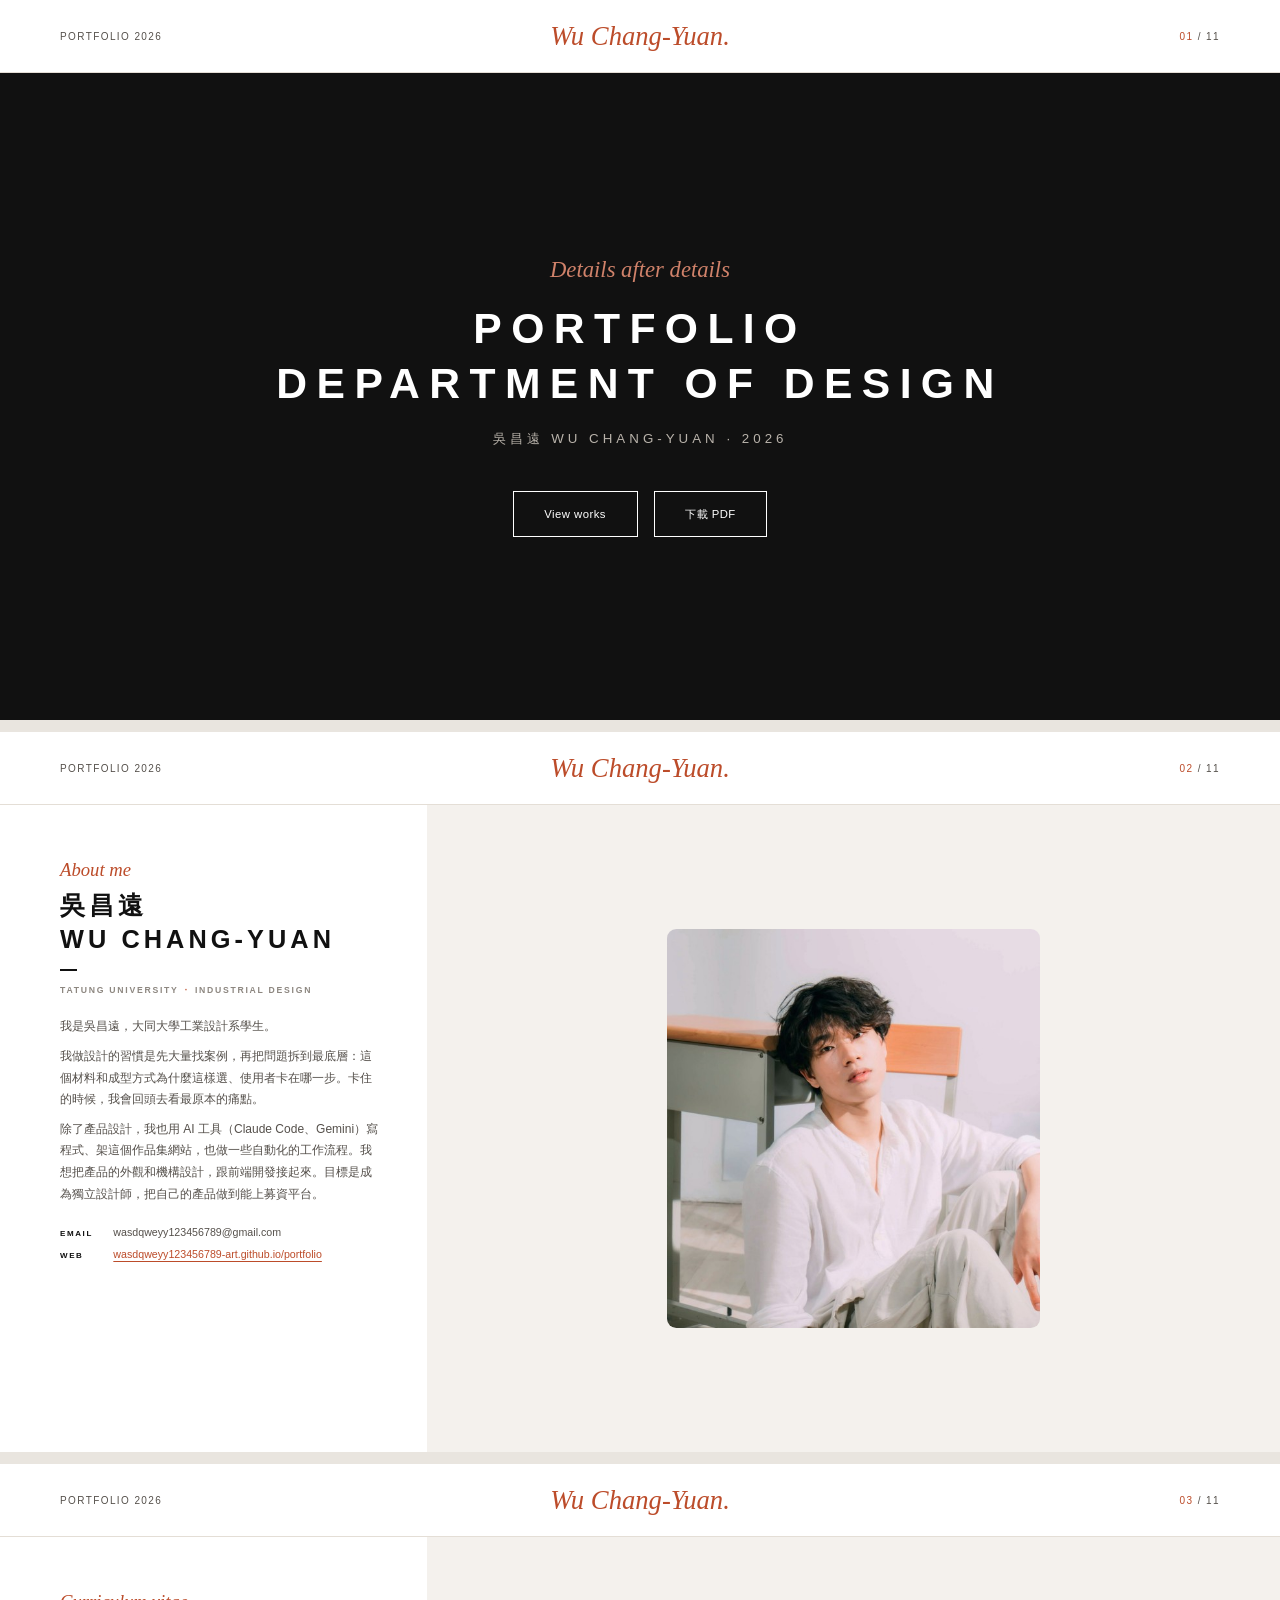
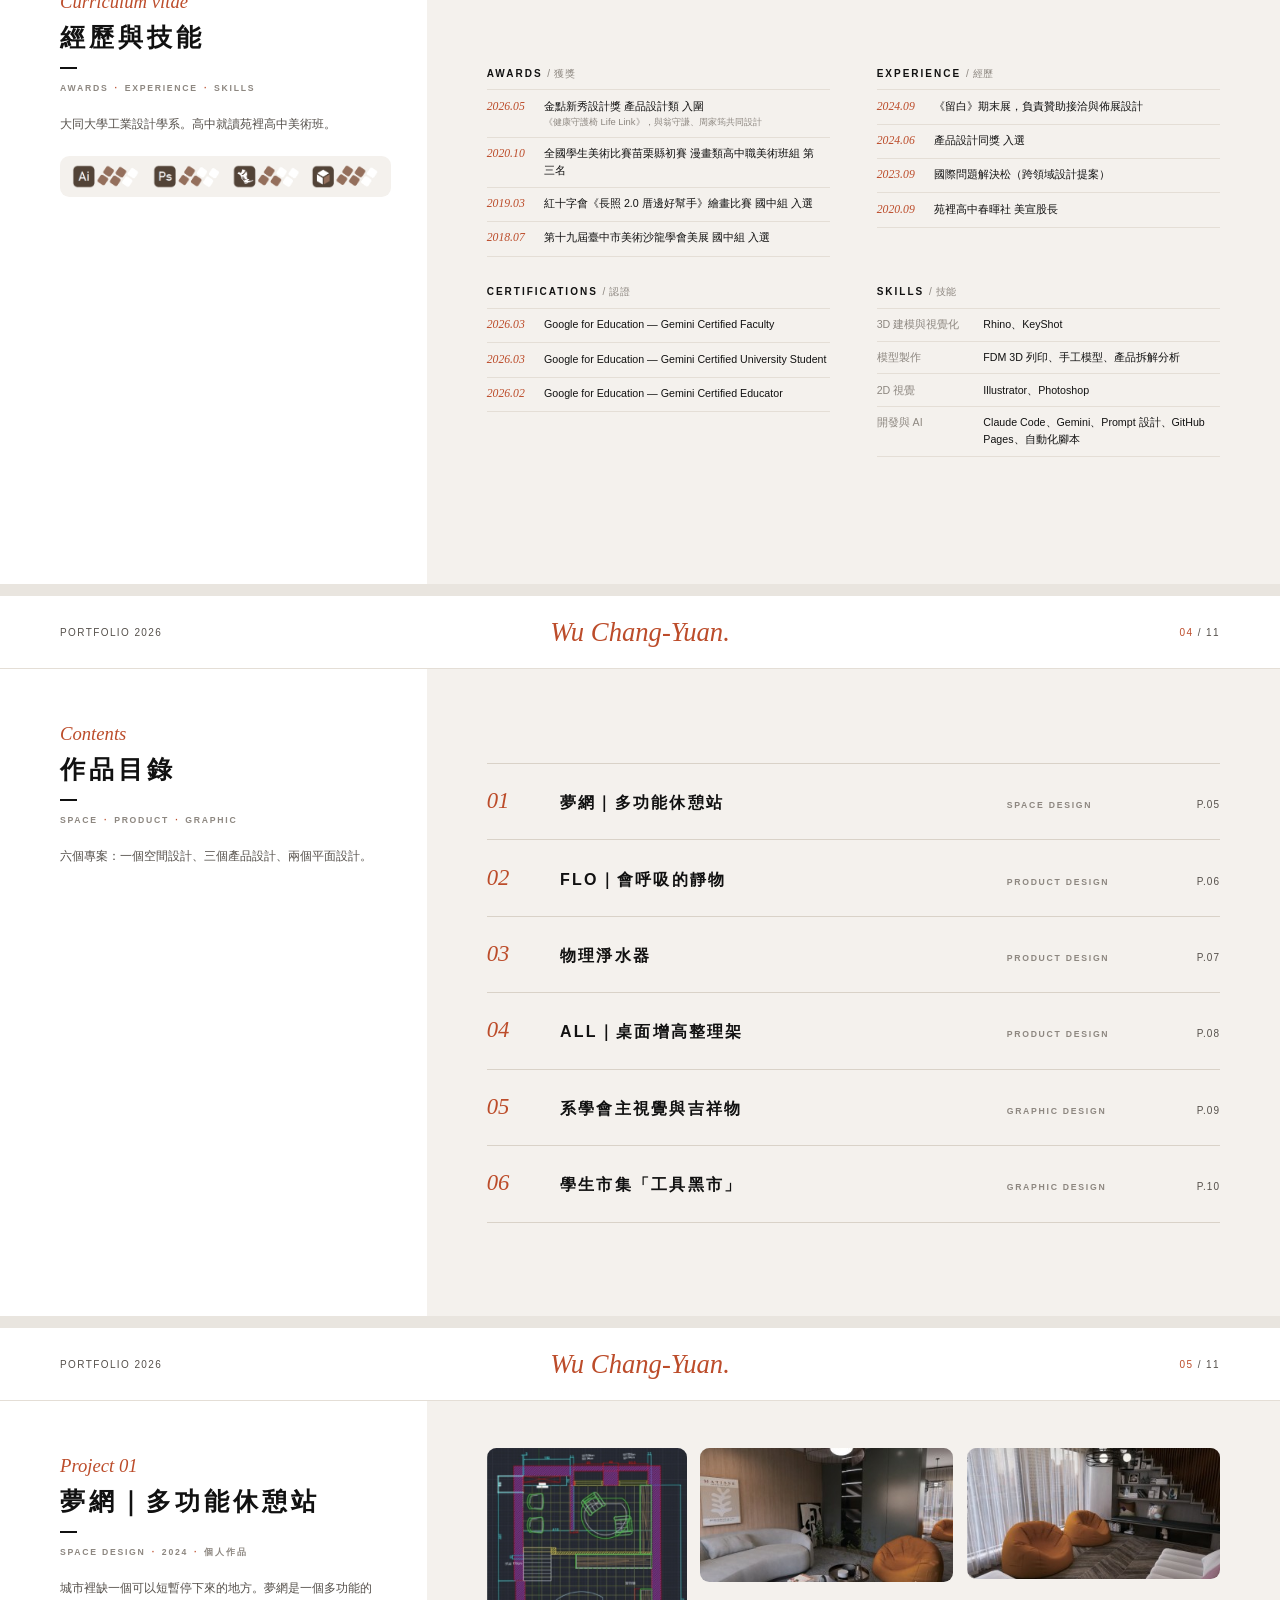
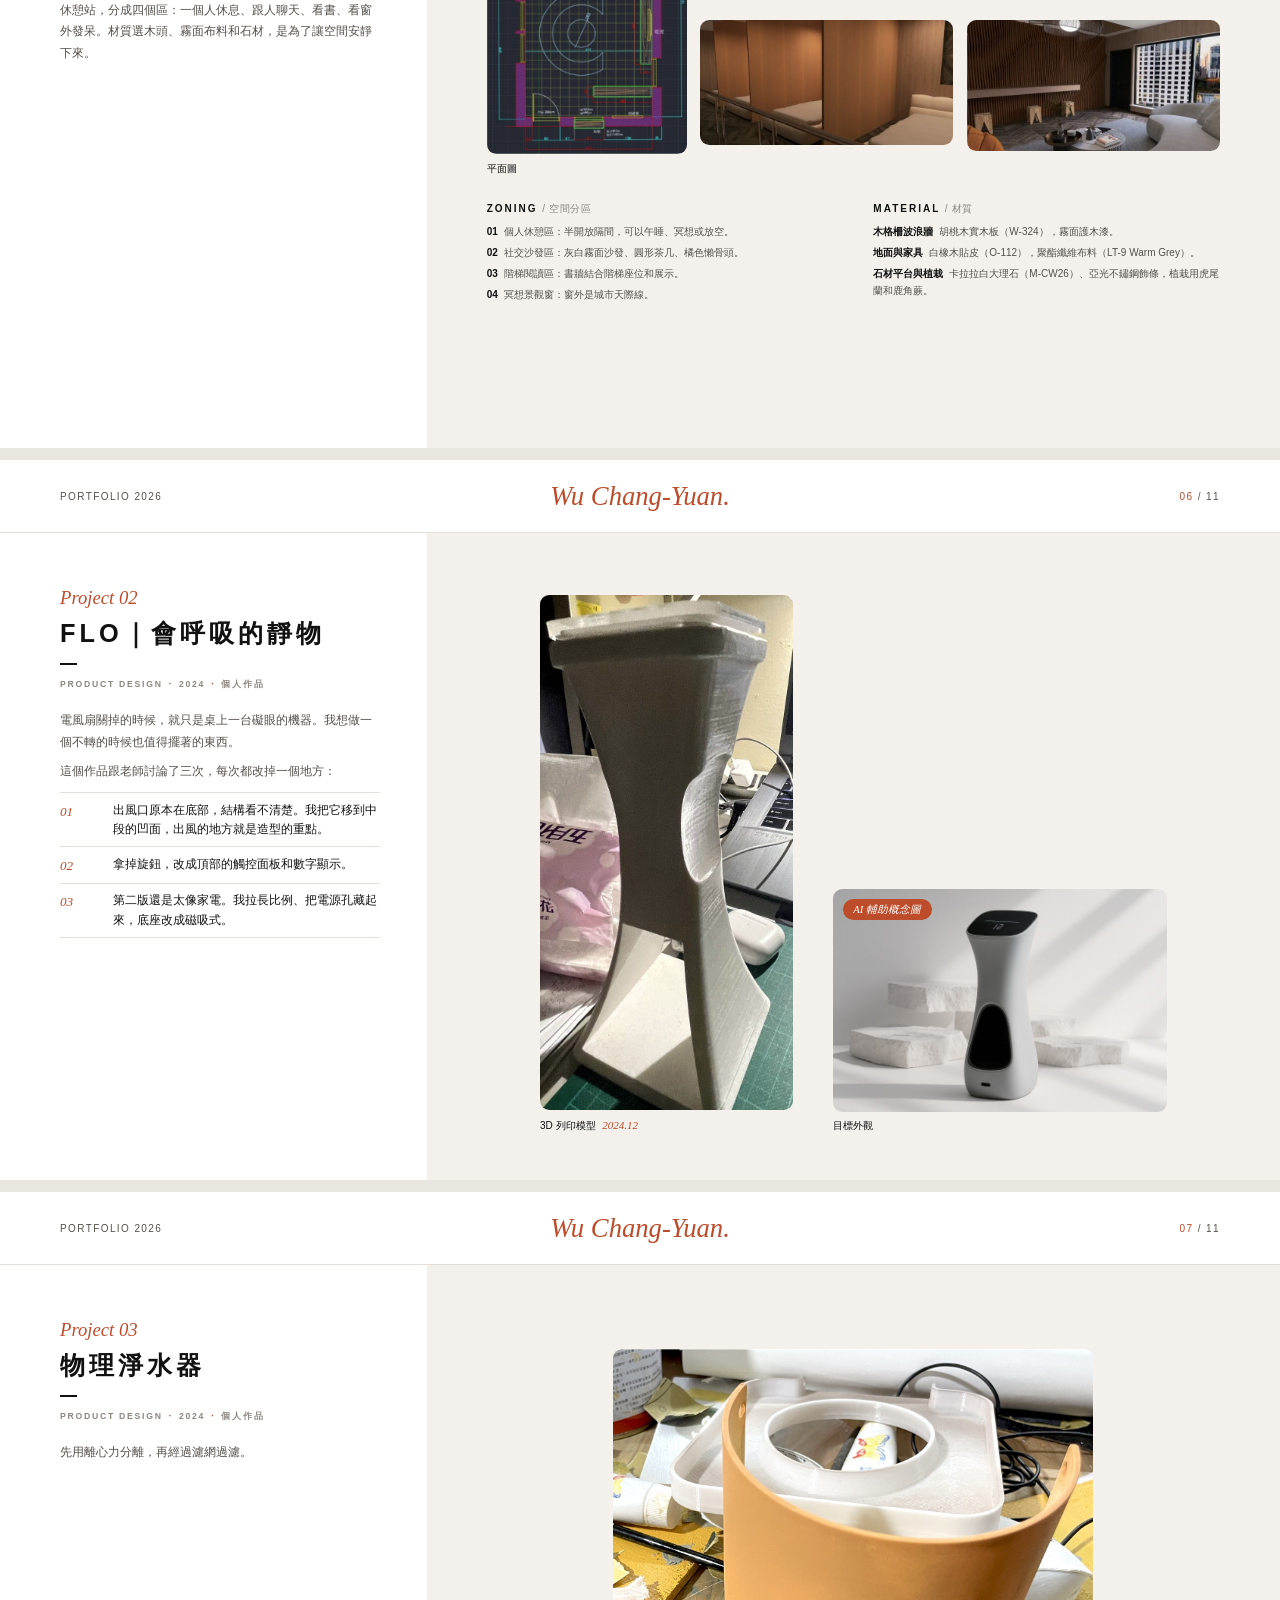
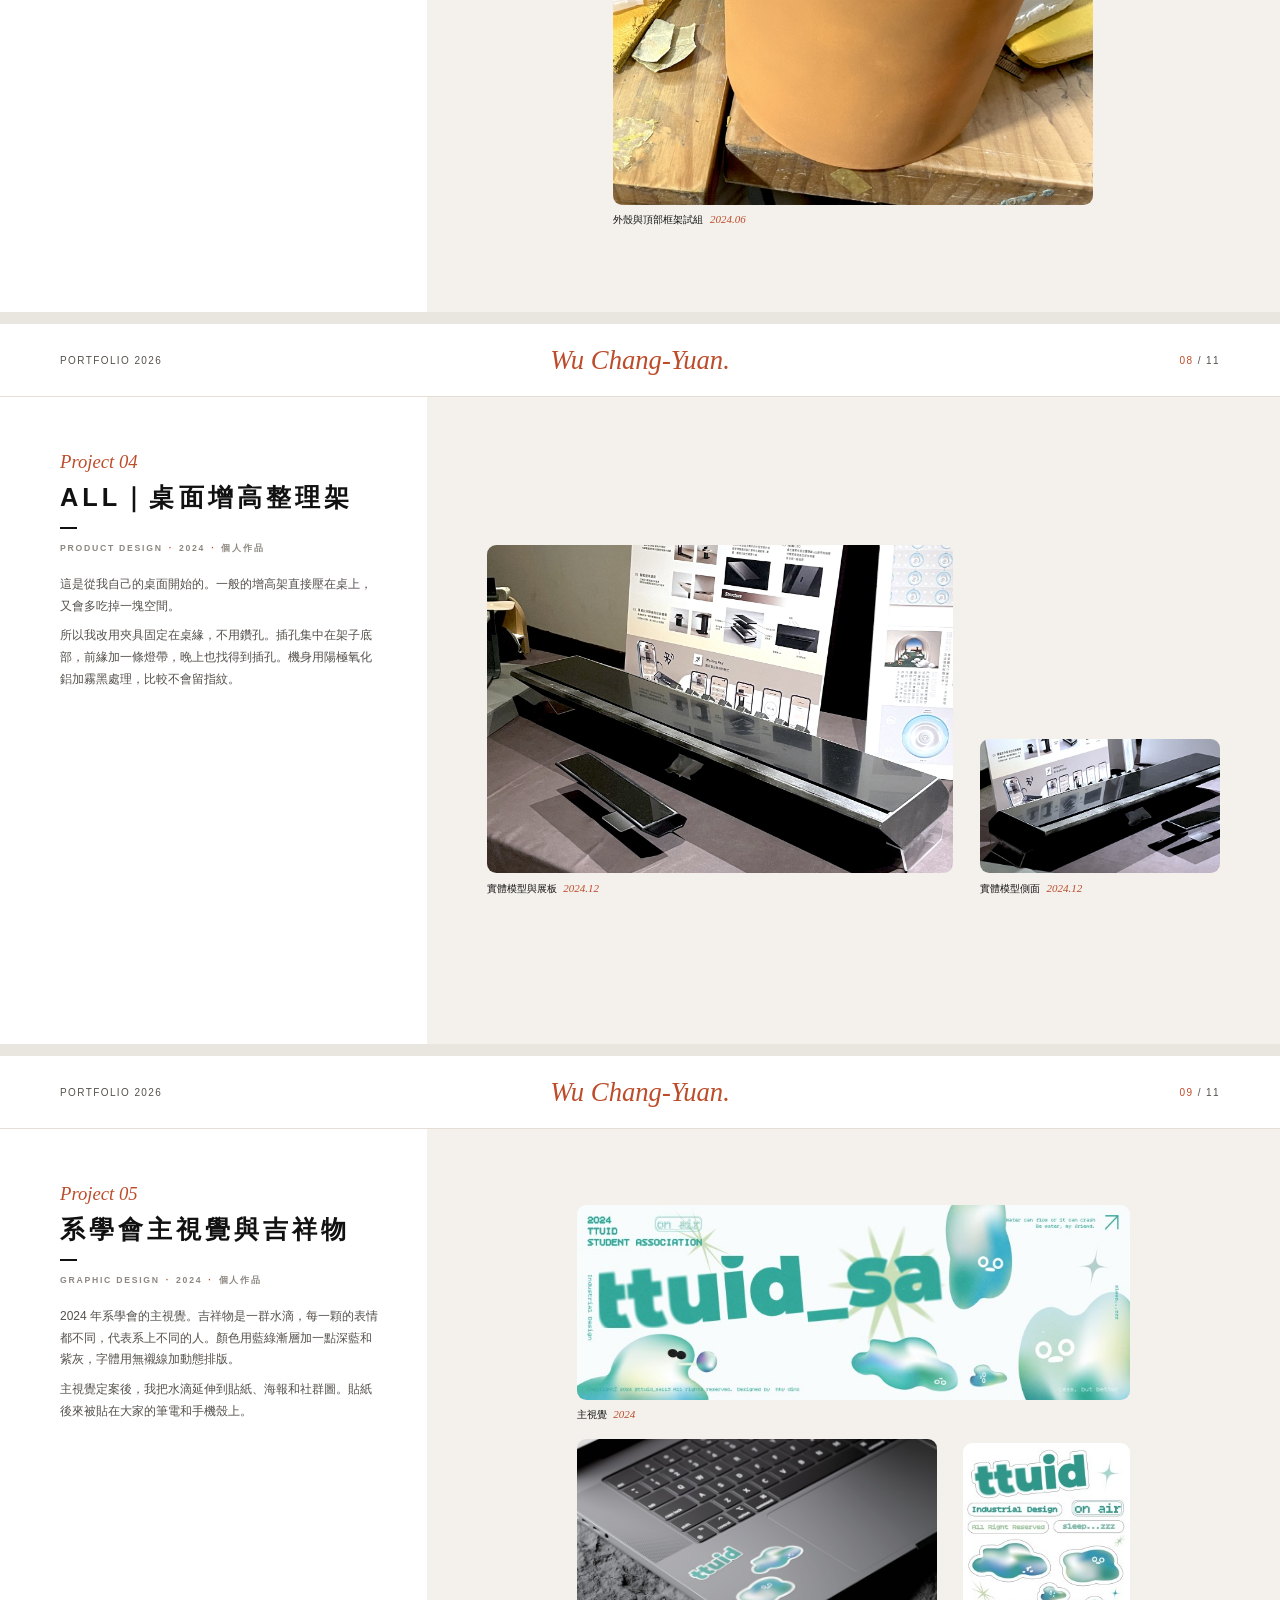
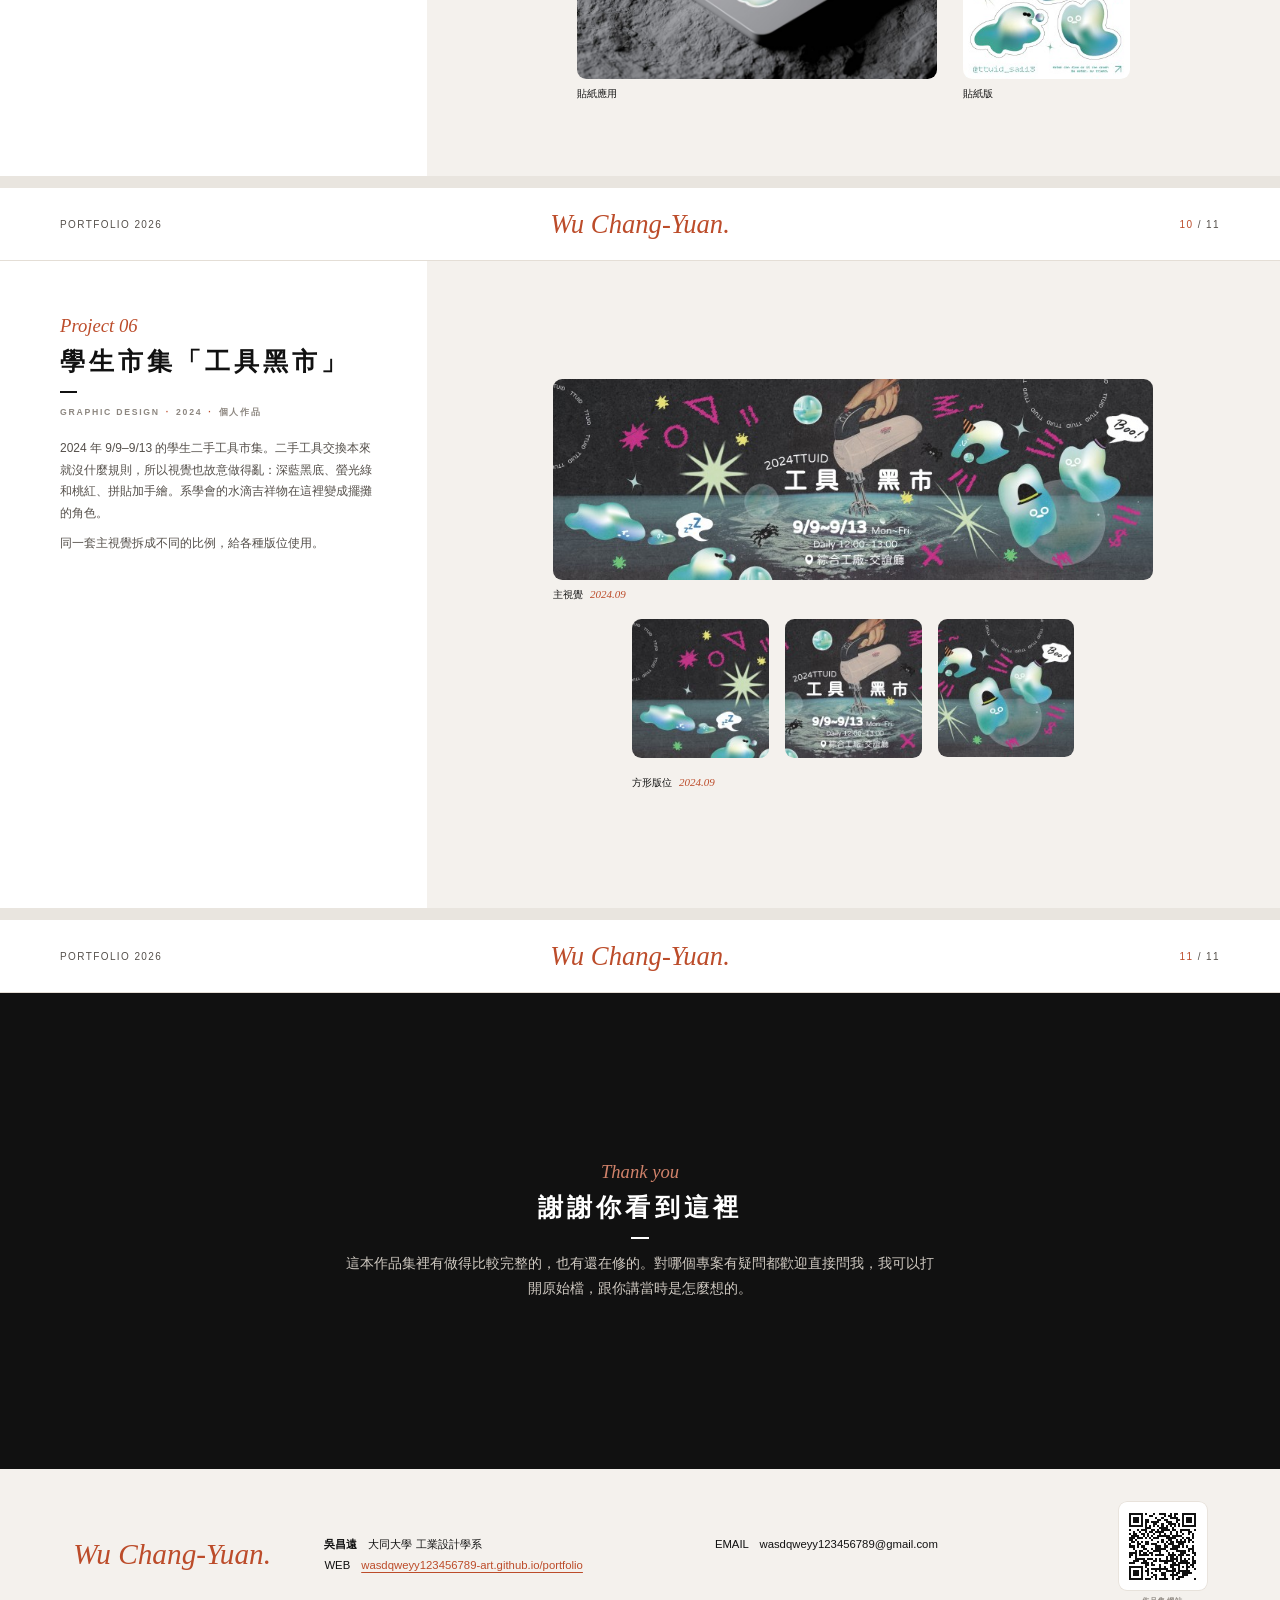
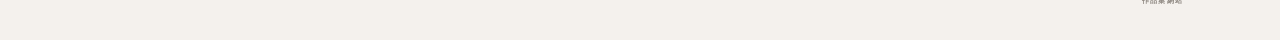
<file: index.html>
<!DOCTYPE html>
<html lang="zh-Hant-TW">
<head>
<meta charset="UTF-8">
<meta name="viewport" content="width=device-width, initial-scale=1">
<title>吳昌遠 作品集 2026</title>
<meta name="description" content="吳昌遠（WU CHANG-YUAN），大同大學工業設計系作品集：空間設計、產品設計、平面設計。">
<link rel="stylesheet" href="css/style.css">
</head>
<body>

<section class="page dark cover" id="cover">
  <header class="top">
    <span class="meta">PORTFOLIO 2026</span>
    <span class="logo">Wu Chang-Yuan.</span>
    <span class="no"><b>01</b> / 11</span>
  </header>
  <div class="body">
    <span class="kicker">Details after details</span>
    <h1 class="title">Portfolio<br>Department of Design</h1>
    <p class="sub">吳昌遠 Wu Chang-Yuan · 2026</p>
    <div class="actions">
      <a class="btn" href="#contents">View works</a>
      <a class="btn screen-only" href="portfolio.pdf">下載 PDF</a>
    </div>
  </div>
</section>

<section class="page about" id="about">
  <header class="top">
    <span class="meta">PORTFOLIO 2026</span>
    <span class="logo">Wu Chang-Yuan.</span>
    <span class="no"><b>02</b> / 11</span>
  </header>
  <div class="body">
    <div class="layout">
      <div class="text-col">
        <span class="kicker">About me</span>
        <h1 class="title">吳昌遠<br>Wu Chang-Yuan</h1>
        <span class="dash"></span>
        <p class="meta-line"><span>Tatung University</span><span>Industrial Design</span></p>
        <p>我是吳昌遠，大同大學工業設計系學生。</p>
        <p>我做設計的習慣是先大量找案例，再把問題拆到最底層：這個材料和成型方式為什麼這樣選、使用者卡在哪一步。卡住的時候，我會回頭去看最原本的痛點。</p>
        <p>除了產品設計，我也用 AI 工具（Claude Code、Gemini）寫程式、架這個作品集網站，也做一些自動化的工作流程。我想把產品的外觀和機構設計，跟前端開發接起來。目標是成為獨立設計師，把自己的產品做到能上募資平台。</p>
        <ul class="plain contact">
          <li><b>EMAIL</b>wasdqweyy123456789@gmail.com</li>

          <li><b>WEB</b><a href="https://wasdqweyy123456789-art.github.io/portfolio/">wasdqweyy123456789-art.github.io/portfolio</a></li>
        </ul>
      </div>
      <div class="visual">
        <figure>
          <div class="card"><img src="assets/about-photo.jpg" alt="吳昌遠個人照" width="576" height="615"></div>
          
        </figure>
      </div>
    </div>
  </div>
</section>

<section class="page cv" id="cv">
  <header class="top">
    <span class="meta">PORTFOLIO 2026</span>
    <span class="logo">Wu Chang-Yuan.</span>
    <span class="no"><b>03</b> / 11</span>
  </header>
  <div class="body">
    <div class="layout">
      <div class="text-col">
        <span class="kicker">Curriculum vitae</span>
        <h2 class="title">經歷與技能</h2>
        <span class="dash"></span>
        <p class="meta-line"><span>Awards</span><span>Experience</span><span>Skills</span></p>
        <p>大同大學工業設計學系。高中就讀苑裡高中美術班。</p>
        <img class="skill-icons" src="assets/about-software-icons-alpha.png" alt="軟體熟練度：Illustrator、Photoshop、Rhino、KeyShot" width="722" height="59">
      </div>
      <div class="visual">
        <div>
          <h3>Awards <span>/ 獲獎</span></h3>
          <ul class="rows">
            <li><time>2026.05</time><span>金點新秀設計獎 產品設計類 入圍<small>《健康守護椅 Life Link》，與翁守謙、周家筠共同設計</small></span></li>
            <li><time>2020.10</time><span>全國學生美術比賽苗栗縣初賽 漫畫類高中職美術班組 第三名</span></li>
            <li><time>2019.03</time><span>紅十字會《長照 2.0 厝邊好幫手》繪畫比賽 國中組 入選</span></li>
            <li><time>2018.07</time><span>第十九屆臺中市美術沙龍學會美展 國中組 入選</span></li>
          </ul>
        </div>
        <div>
          <h3>Experience <span>/ 經歷</span></h3>
          <ul class="rows">
            <li><time>2024.09</time><span>《留白》期末展，負責贊助接洽與佈展設計</span></li>
            <li><time>2024.06</time><span>產品設計同獎 入選</span></li>
            <li><time>2023.09</time><span>國際問題解決松（跨領域設計提案）</span></li>
            <li><time>2020.09</time><span>苑裡高中春暉社 美宣股長</span></li>
          </ul>
        </div>
        <div>
          <h3>Certifications <span>/ 認證</span></h3>
          <ul class="rows">
            <li><time>2026.03</time><span>Google for Education — Gemini Certified Faculty</span></li>
            <li><time>2026.03</time><span>Google for Education — Gemini Certified University Student</span></li>
            <li><time>2026.02</time><span>Google for Education — Gemini Certified Educator</span></li>
          </ul>
        </div>
        <div>
          <h3>Skills <span>/ 技能</span></h3>
          <ul class="plain skills">
            <li><b>3D 建模與視覺化</b>Rhino、KeyShot</li>
            <li><b>模型製作</b>FDM 3D 列印、手工模型、產品拆解分析</li>
            <li><b>2D 視覺</b>Illustrator、Photoshop</li>
            <li><b>開發與 AI</b>Claude Code、Gemini、Prompt 設計、GitHub Pages、自動化腳本</li>
          </ul>
        </div>
      </div>
    </div>
  </div>
</section>

<section class="page contents" id="contents">
  <header class="top">
    <span class="meta">PORTFOLIO 2026</span>
    <span class="logo">Wu Chang-Yuan.</span>
    <span class="no"><b>04</b> / 11</span>
  </header>
  <div class="body">
    <div class="layout">
      <div class="text-col">
        <span class="kicker">Contents</span>
        <h2 class="title">作品目錄</h2>
        <span class="dash"></span>
        <p class="meta-line"><span>Space</span><span>Product</span><span>Graphic</span></p>
        <p>六個專案：一個空間設計、三個產品設計、兩個平面設計。</p>
      </div>
      <div class="visual">
        <ol class="toc">
          <li><a href="#dream"><span class="n">01</span><span class="name">夢網｜多功能休憩站</span><span class="cat">Space design</span><span class="pg">P.05</span></a></li>
          <li><a href="#flo"><span class="n">02</span><span class="name">FLO｜會呼吸的靜物</span><span class="cat">Product design</span><span class="pg">P.06</span></a></li>
          <li><a href="#purifier"><span class="n">03</span><span class="name">物理淨水器</span><span class="cat">Product design</span><span class="pg">P.07</span></a></li>
          <li><a href="#all"><span class="n">04</span><span class="name">ALL｜桌面增高整理架</span><span class="cat">Product design</span><span class="pg">P.08</span></a></li>
          <li><a href="#sa"><span class="n">05</span><span class="name">系學會主視覺與吉祥物</span><span class="cat">Graphic design</span><span class="pg">P.09</span></a></li>
          <li><a href="#market"><span class="n">06</span><span class="name">學生市集「工具黑市」</span><span class="cat">Graphic design</span><span class="pg">P.10</span></a></li>
        </ol>
      </div>
    </div>
  </div>
</section>

<section class="page dream" id="dream">
  <header class="top">
    <span class="meta">PORTFOLIO 2026</span>
    <span class="logo">Wu Chang-Yuan.</span>
    <span class="no"><b>05</b> / 11</span>
  </header>
  <div class="body">
    <div class="layout">
      <div class="text-col">
        <span class="kicker">Project 01</span>
        <h2 class="title">夢網｜多功能休憩站</h2>
        <span class="dash"></span>
        <p class="meta-line"><span>Space design</span><span>2024</span><span>個人作品</span></p>
        <p>城市裡缺一個可以短暫停下來的地方。夢網是一個多功能的休憩站，分成四個區：一個人休息、跟人聊天、看書、看窗外發呆。材質選木頭、霧面布料和石材，是為了讓空間安靜下來。</p>
      </div>
      <div class="visual">
        <figure class="plan">
          <div class="card"><img src="assets/dream-floorplan.png" alt="夢網平面圖" width="238" height="364"></div>
          <figcaption>平面圖</figcaption>
        </figure>
        <figure>
          <div class="card"><img src="assets/dream-render-1.jpg" alt="社交沙發區渲染圖" width="332" height="175"></div>
          
        </figure>
        <figure>
          <div class="card"><img src="assets/dream-render-2.jpg" alt="階梯閱讀區渲染圖" width="328" height="169"></div>
          
        </figure>
        <figure>
          <div class="card"><img src="assets/dream-render-3.jpg" alt="個人休憩區渲染圖" width="338" height="168"></div>
          
        </figure>
        <figure>
          <div class="card"><img src="assets/dream-render-4.jpg" alt="木格柵牆與景觀窗渲染圖" width="324" height="168"></div>
          
        </figure>
        <div class="notes">
          <div>
            <h3>Zoning <span>/ 空間分區</span></h3>
            <ol class="plain">
              <li><b>01</b>個人休憩區：半開放隔間，可以午睡、冥想或放空。</li>
              <li><b>02</b>社交沙發區：灰白霧面沙發、圓形茶几、橘色懶骨頭。</li>
              <li><b>03</b>階梯閱讀區：書牆結合階梯座位和展示。</li>
              <li><b>04</b>冥想景觀窗：窗外是城市天際線。</li>
            </ol>
          </div>
          <div>
            <h3>Material <span>/ 材質</span></h3>
            <ul class="plain">
              <li><b>木格柵波浪牆</b>胡桃木實木板（W-324），霧面護木漆。</li>
              <li><b>地面與家具</b>白橡木貼皮（O-112），聚酯纖維布料（LT-9 Warm Grey）。</li>
              <li><b>石材平台與植栽</b>卡拉拉白大理石（M-CW26）、亞光不鏽鋼飾條，植栽用虎尾蘭和鹿角蕨。</li>
            </ul>
          </div>
        </div>
      </div>
    </div>
  </div>
</section>

<section class="page flo" id="flo">
  <header class="top">
    <span class="meta">PORTFOLIO 2026</span>
    <span class="logo">Wu Chang-Yuan.</span>
    <span class="no"><b>06</b> / 11</span>
  </header>
  <div class="body">
    <div class="layout">
      <div class="text-col">
        <span class="kicker">Project 02</span>
        <h2 class="title">FLO｜會呼吸的靜物</h2>
        <span class="dash"></span>
        <p class="meta-line"><span>Product design</span><span>2024</span><span>個人作品</span></p>
        <p>電風扇關掉的時候，就只是桌上一台礙眼的機器。我想做一個不轉的時候也值得擺著的東西。</p>
        <p>這個作品跟老師討論了三次，每次都改掉一個地方：</p>
        <ol class="rows" style="margin-top: calc(var(--u) * 14)">
          <li><b>01</b>出風口原本在底部，結構看不清楚。我把它移到中段的凹面，出風的地方就是造型的重點。</li>
          <li><b>02</b>拿掉旋鈕，改成頂部的觸控面板和數字顯示。</li>
          <li><b>03</b>第二版還是太像家電。我拉長比例、把電源孔藏起來，底座改成磁吸式。</li>
        </ol>
      </div>
      <div class="visual">
        <figure>
          <div class="card"><img src="assets/flo-model.jpg" alt="FLO 灰色 3D 列印模型" width="668" height="1358"></div>
          <figcaption>3D 列印模型<em>2024.12</em></figcaption>
        </figure>
        <figure>
          <div class="card"><span class="pill">AI 輔助概念圖</span><img src="assets/flo-main.jpg" alt="FLO 概念圖" width="746" height="498"></div>
          <figcaption>目標外觀</figcaption>
        </figure>
      </div>
    </div>
  </div>
</section>

<section class="page purifier" id="purifier">
  <header class="top">
    <span class="meta">PORTFOLIO 2026</span>
    <span class="logo">Wu Chang-Yuan.</span>
    <span class="no"><b>07</b> / 11</span>
  </header>
  <div class="body">
    <div class="layout">
      <div class="text-col">
        <span class="kicker">Project 03</span>
        <h2 class="title">物理淨水器</h2>
        <span class="dash"></span>
        <p class="meta-line"><span>Product design</span><span>2024</span><span>個人作品</span></p>
        <p>先用離心力分離，再經過濾網過濾。</p>
      </div>
      <div class="visual">
        <figure>
          <div class="card"><img src="assets/purifier-assembly.jpg" alt="物理淨水器原型：外殼套上頂部框架" width="1400" height="1328"></div>
          <figcaption>外殼與頂部框架試組<em>2024.06</em></figcaption>
        </figure>
      </div>
    </div>
  </div>
</section>

<section class="page all" id="all">
  <header class="top">
    <span class="meta">PORTFOLIO 2026</span>
    <span class="logo">Wu Chang-Yuan.</span>
    <span class="no"><b>08</b> / 11</span>
  </header>
  <div class="body">
    <div class="layout">
      <div class="text-col">
        <span class="kicker">Project 04</span>
        <h2 class="title">ALL｜桌面增高整理架</h2>
        <span class="dash"></span>
        <p class="meta-line"><span>Product design</span><span>2024</span><span>個人作品</span></p>
        <p>這是從我自己的桌面開始的。一般的增高架直接壓在桌上，又會多吃掉一塊空間。</p>
        <p>所以我改用夾具固定在桌緣，不用鑽孔。插孔集中在架子底部，前緣加一條燈帶，晚上也找得到插孔。機身用陽極氧化鋁加霧黑處理，比較不會留指紋。</p>
      </div>
      <div class="visual">
        <figure>
          <div class="card"><img src="assets/all-expo.jpg" alt="ALL 實體模型與展板" width="1600" height="1125"></div>
          <figcaption>實體模型與展板<em>2024.12</em></figcaption>
        </figure>
        <figure>
          <div class="card"><img src="assets/all-expo-side.jpg" alt="ALL 實體模型側面" width="1400" height="782"></div>
          <figcaption>實體模型側面<em>2024.12</em></figcaption>
        </figure>
      </div>
    </div>
  </div>
</section>

<section class="page sa" id="sa">
  <header class="top">
    <span class="meta">PORTFOLIO 2026</span>
    <span class="logo">Wu Chang-Yuan.</span>
    <span class="no"><b>09</b> / 11</span>
  </header>
  <div class="body">
    <div class="layout">
      <div class="text-col">
        <span class="kicker">Project 05</span>
        <h2 class="title">系學會主視覺與吉祥物</h2>
        <span class="dash"></span>
        <p class="meta-line"><span>Graphic design</span><span>2024</span><span>個人作品</span></p>
        <p>2024 年系學會的主視覺。吉祥物是一群水滴，每一顆的表情都不同，代表系上不同的人。顏色用藍綠漸層加一點深藍和紫灰，字體用無襯線加動態排版。</p>
        <p>主視覺定案後，我把水滴延伸到貼紙、海報和社群圖。貼紙後來被貼在大家的筆電和手機殼上。</p>
      </div>
      <div class="visual">
        <figure class="banner">
          <div class="card"><img src="assets/sa-kv-banner.jpg" alt="系學會主視覺橫幅" width="769" height="271"></div>
          <figcaption>主視覺<em>2024</em></figcaption>
        </figure>
        <figure>
          <div class="card"><img src="assets/sa-sticker-laptop.jpg" alt="貼在筆電上的水滴貼紙" width="762" height="508"></div>
          <figcaption>貼紙應用</figcaption>
        </figure>
        <figure>
          <div class="card"><img src="assets/sa-sticker-sheet.jpg" alt="水滴吉祥物貼紙版" width="249" height="352"></div>
          <figcaption>貼紙版</figcaption>
        </figure>
      </div>
    </div>
  </div>
</section>

<section class="page market" id="market">
  <header class="top">
    <span class="meta">PORTFOLIO 2026</span>
    <span class="logo">Wu Chang-Yuan.</span>
    <span class="no"><b>10</b> / 11</span>
  </header>
  <div class="body">
    <div class="layout">
      <div class="text-col">
        <span class="kicker">Project 06</span>
        <h2 class="title">學生市集「工具黑市」</h2>
        <span class="dash"></span>
        <p class="meta-line"><span>Graphic design</span><span>2024</span><span>個人作品</span></p>
        <p>2024 年 9/9–9/13 的學生二手工具市集。二手工具交換本來就沒什麼規則，所以視覺也故意做得亂：深藍黑底、螢光綠和桃紅、拼貼加手繪。系學會的水滴吉祥物在這裡變成擺攤的角色。</p>
        <p>同一套主視覺拆成不同的比例，給各種版位使用。</p>
      </div>
      <div class="visual">
        <figure class="kv">
          <div class="card"><img src="assets/market-kv-main.jpg" alt="工具黑市主視覺" width="798" height="267"></div>
          <figcaption>主視覺<em>2024.09</em></figcaption>
        </figure>
        <figure><div class="card"><img src="assets/market-square-1.jpg" alt="工具黑市方形版位 1" width="171" height="174"></div></figure>
        <figure><div class="card"><img src="assets/market-square-2.jpg" alt="工具黑市方形版位 2" width="171" height="174"></div></figure>
        <figure><div class="card"><img src="assets/market-square-3.jpg" alt="工具黑市方形版位 3" width="172" height="174"></div></figure>
        <figcaption class="sq-cap">方形版位<em>2024.09</em></figcaption>
      </div>
    </div>
  </div>
</section>

<section class="page dark closing" id="thanks">
  <header class="top">
    <span class="meta">PORTFOLIO 2026</span>
    <span class="logo">Wu Chang-Yuan.</span>
    <span class="no"><b>11</b> / 11</span>
  </header>
  <div class="body">
    <div class="hero">
      <span class="kicker">Thank you</span>
      <h2 class="title">謝謝你看到這裡</h2>
      <span class="dash"></span>
      <p>這本作品集裡有做得比較完整的，也有還在修的。對哪個專案有疑問都歡迎直接問我，我可以打開原始檔，跟你講當時是怎麼想的。</p>
    </div>
    <div class="foot">
      <span class="logo">Wu Chang-Yuan.</span>
      <ul class="plain">
        <li><b>吳昌遠</b>　大同大學 工業設計學系</li>
        <li>EMAIL　wasdqweyy123456789@gmail.com</li>

        <li>WEB　<a href="https://wasdqweyy123456789-art.github.io/portfolio/">wasdqweyy123456789-art.github.io/portfolio</a></li>
      </ul>
      <div class="qrs">
        <figure class="qr"><div class="qr-box"><img src="assets/qr-web.svg" alt="作品集網站 QR code" width="37" height="37"></div><figcaption>作品集網站</figcaption></figure>
      </div>
    </div>
  </div>
</section>

</body>
</html>
</file>
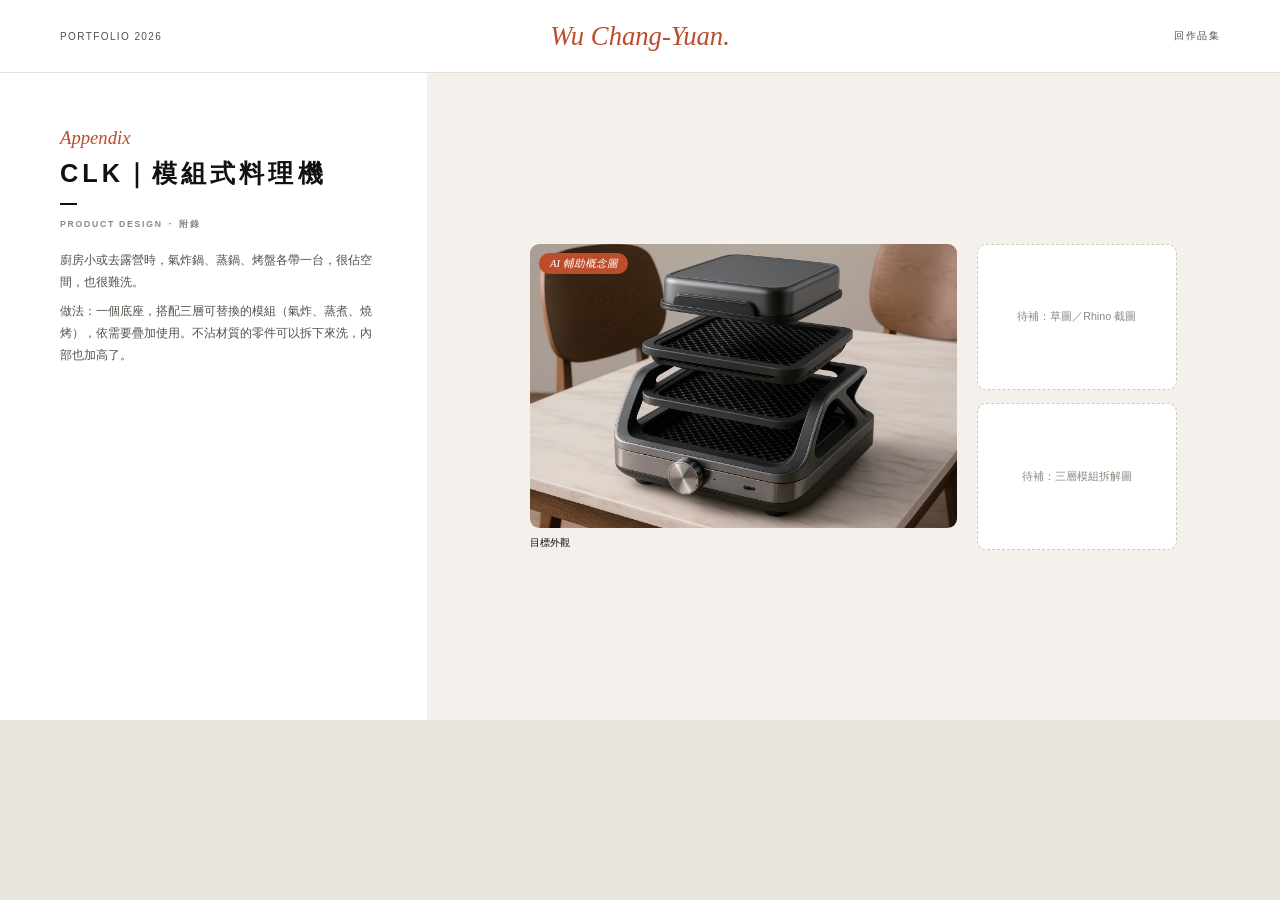
<file: clk.html>
<!DOCTYPE html>
<html lang="zh-Hant-TW">
<head>
<meta charset="UTF-8">
<meta name="viewport" content="width=device-width, initial-scale=1">
<title>CLK 模組式料理機｜吳昌遠</title>
<meta name="description" content="吳昌遠（WU CHANG-YUAN），大同大學工業設計系作品集：空間設計、產品設計、平面設計。">
<link rel="stylesheet" href="css/style.css">
</head>
<body>

<!-- 選擇性頁面：預設不放進主線（index.html 與 PDF），見 TODO.md -->
<section class="page appendix" id="clk">
  <header class="top">
    <span class="meta">PORTFOLIO 2026</span>
    <span class="logo">Wu Chang-Yuan.</span>
    <span class="no"><a href="index.html">回作品集</a></span>
  </header>
  <div class="body">
    <div class="layout">
      <div class="text-col">
        <span class="kicker">Appendix</span>
        <h2 class="title">CLK｜模組式料理機</h2>
        <span class="dash"></span>
        <p class="meta-line"><span>Product design</span><span>附錄</span></p>
        <p>廚房小或去露營時，氣炸鍋、蒸鍋、烤盤各帶一台，很佔空間，也很難洗。</p>
        <p>做法：一個底座，搭配三層可替換的模組（氣炸、蒸煮、燒烤），依需要疊加使用。不沾材質的零件可以拆下來洗，內部也加高了。</p>
      </div>
      <div class="visual">
        <figure>
          <div class="card"><span class="pill">AI 輔助概念圖</span><img src="assets/clk-main.jpg" alt="CLK 概念圖" width="722" height="481"></div>
          <figcaption>目標外觀</figcaption>
        </figure>
        <div class="slots">
          <div class="slot">待補：草圖／Rhino 截圖</div>
          <div class="slot">待補：三層模組拆解圖</div>
        </div>
      </div>
    </div>
  </div>
</section>

</body>
</html>
</file>
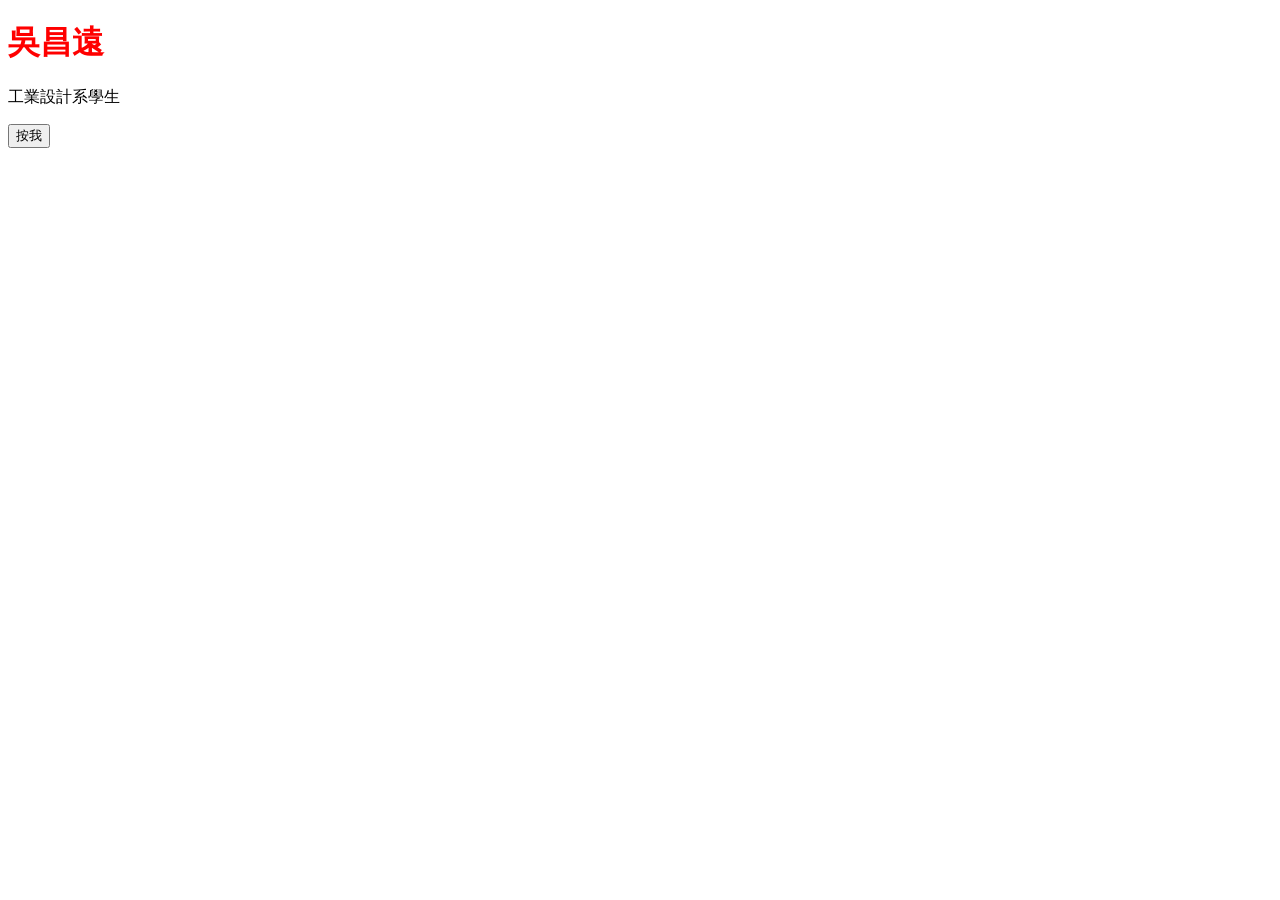
<file: practice/day1.html>
<!DOCTYPE html>
<html lang="zh-Hant">
<head>
<meta charset="UTF-8">
<title>Day 1 練習</title>

<!-- ===== CSS：決定「長什麼樣」 ===== -->
<!-- 實驗：把 black 改成 red，存檔後重新整理 -->
<style>
  h1 { color: red; }
</style>
</head>
<body>

<!-- ===== HTML：決定「有什麼東西」 ===== -->
<!-- 實驗：把 h1 改成 h3（前後都要改） -->
<h1>吳昌遠</h1>

<!-- 實驗：刪掉後面的 </p>，看畫面有沒有壞 -->
<p>工業設計系學生</p>

<!-- ===== JavaScript：決定「按下去會怎樣」 ===== -->
<!-- 實驗：把 alert 拼錯成 alrt，再按按鈕 -->
<button onclick="alert('你好')">按我</button>

</body>
</html>
</file>
<file: css/style.css>
/* 吳昌遠作品集
   風格參考 Wix 範本 adalene：白與暖米色底、黑色、陶土紅點綴、斜體襯線字、寬字距標題、圓角米色卡片
   版型只有一套：封面與結語是黑底；中間每一頁都是「左邊白底文字欄＋右邊米色圖片區」
   桌機與列印：每頁固定 16:9，尺寸以 1920×1080 為基準，用 --u（= 1920 分之 1 頁寬）換算
   手機：改成單欄直向排列 */

:root {
  --white: #ffffff;
  --beige: #f4f1ed;
  --black: #111111;
  --ink: #111111;
  --ink-soft: #55504b;
  --ink-mute: #8d8780;
  --line: #e4ded6;
  --accent: #bc4c2a;
  --accent-soft: #d0826a;
  --todo-bg: #ffe8a3;
  --sans: "Avenir", "Avenir Next", "PingFang TC", "Noto Sans TC", "Microsoft JhengHei", "Segoe UI", sans-serif;
  --head: "Futura", "Avenir Next", "PingFang TC", "Noto Sans TC", "Microsoft JhengHei", "Century Gothic", sans-serif;
  --serif: "Bodoni 72", "Didot", "Bodoni MT", "PingFang TC", Georgia, serif;
}

* { box-sizing: border-box; margin: 0; padding: 0; }

html, body { background: #e9e5df; }
body {
  color: var(--ink);
  font-family: var(--sans);
  font-weight: 300;
  -webkit-font-smoothing: antialiased;
  -webkit-print-color-adjust: exact;
  print-color-adjust: exact;
}

img { display: block; max-width: 100%; }
a { color: inherit; text-decoration: none; }
.plain { list-style: none; }
p, li { text-wrap: pretty; }

/* ---------- 頁面框架 ---------- */

.page {
  container-type: inline-size;
  position: relative;
  width: min(100vw, 1920px);
  aspect-ratio: 16 / 9;
  margin: 0 auto;
  background: var(--white);
  overflow: hidden;
}
.page + .page { margin-top: 12px; }

/* 頁首：左 PORTFOLIO 2026、中斜體名字、右頁碼 */
.top {
  --u: calc(100cqw / 1920);
  position: absolute;
  inset: 0 0 auto 0;
  height: calc(var(--u) * 110);
  display: grid;
  grid-template-columns: 1fr auto 1fr;
  align-items: center;
  padding: 0 calc(var(--u) * 90);
  background: var(--white);
  border-bottom: calc(var(--u) * 1) solid var(--line);
  z-index: 2;
}
.top .meta { font-size: calc(var(--u) * 15); letter-spacing: .14em; color: var(--ink-soft); }
.top .logo { font-family: var(--serif); font-style: italic; font-size: calc(var(--u) * 40); color: var(--accent); }
.top .no { justify-self: end; font-size: calc(var(--u) * 15); letter-spacing: .14em; color: var(--ink-soft); }
.top .no b { color: var(--accent); font-weight: 400; }

.body {
  --u: calc(100cqw / 1920);
  position: absolute;
  inset: calc(var(--u) * 110) 0 0 0;
  font-size: calc(var(--u) * 18);
  line-height: 1.8;
  color: var(--ink-soft);
}

/* ---------- 唯一的內頁版型：左文字欄＋右圖片區 ---------- */

.layout { display: grid; grid-template-columns: calc(var(--u) * 640) 1fr; height: 100%; }
.text-col { overflow: hidden; padding: calc(var(--u) * 80) calc(var(--u) * 70) calc(var(--u) * 60) calc(var(--u) * 90); }
.visual { overflow: hidden; background: var(--beige); padding: calc(var(--u) * 70) calc(var(--u) * 90); }

/* 文字欄的固定順序：小標 → 標題 → 短線 → 資訊列 → 內文 */
.kicker { display: block; font-family: var(--serif); font-style: italic; font-size: calc(var(--u) * 28); line-height: 1.2; color: var(--accent); }
h1.title, h2.title {
  margin-top: calc(var(--u) * 10);
  font-family: var(--head);
  font-weight: 700;
  font-size: calc(var(--u) * 38);
  line-height: 1.35;
  letter-spacing: .16em;
  text-transform: uppercase;
  color: var(--ink);
}
.dash { display: block; width: calc(var(--u) * 26); height: calc(var(--u) * 3); background: var(--ink); margin: calc(var(--u) * 20) 0 calc(var(--u) * 18); }
.meta-line { font-family: var(--head); font-size: calc(var(--u) * 13); font-weight: 700; letter-spacing: .2em; text-transform: uppercase; color: var(--ink-mute); margin-bottom: calc(var(--u) * 26); }
.meta-line span + span::before { content: "·"; margin: 0 .7em; color: var(--accent); }

h3 {
  font-family: var(--head);
  font-weight: 700;
  font-size: calc(var(--u) * 15);
  letter-spacing: .2em;
  text-transform: uppercase;
  color: var(--ink);
  margin-bottom: calc(var(--u) * 10);
}
h3 span { font-family: var(--sans); font-weight: 300; letter-spacing: .06em; color: var(--ink-mute); }

p + p { margin-top: calc(var(--u) * 12); }
b { font-weight: 700; color: var(--ink); }

/* 細框線按鈕 */
.btn { display: inline-block; padding: calc(var(--u) * 18) calc(var(--u) * 46); border: calc(var(--u) * 1.5) solid currentColor; font-size: calc(var(--u) * 17); letter-spacing: .04em; }

/* 圖片一律放在圓角卡片；AI 圖用膠囊標籤 */
figure { margin: 0; }
.card { position: relative; background: #e9e4dd; border-radius: calc(var(--u) * 14); overflow: hidden; }
.card img { width: 100%; height: auto; }
.pill {
  position: absolute; top: calc(var(--u) * 14); left: calc(var(--u) * 14); z-index: 1;
  padding: calc(var(--u) * 3) calc(var(--u) * 16);
  border-radius: calc(var(--u) * 30);
  background: var(--accent); color: #fff;
  font-family: var(--serif); font-style: italic; font-size: calc(var(--u) * 16); line-height: 1.6;
}
/* 圖說一律：名稱＋斜體紅字日期，靠左 */
figcaption { margin-top: calc(var(--u) * 10); font-size: calc(var(--u) * 15); line-height: 1.5; color: var(--ink); }
figcaption em { margin-left: .6em; font-family: var(--serif); font-size: 1.1em; color: var(--accent); }

/* 條列：修改步驟、日期列表共用同一種細線表格 */
.rows { list-style: none; border-top: calc(var(--u) * 1) solid var(--line); }
.rows li { display: grid; grid-template-columns: calc(var(--u) * 80) 1fr; padding: calc(var(--u) * 11) 0; border-bottom: calc(var(--u) * 1) solid var(--line); color: var(--ink); line-height: 1.6; }
.rows li > b, .rows time { font-family: var(--serif); font-style: italic; font-weight: 400; font-size: 1.1em; color: var(--accent); }
.rows small { display: block; font-size: .88em; color: var(--ink-mute); }

/* 還沒填的內容：黃色螢光筆底 */
.todo { background: var(--todo-bg); color: var(--ink); padding: 0 .25em; }

/* ---------- 封面、結語：黑底 ---------- */

.dark .body { background: var(--black); color: #cfc9c1; }
.cover .body { display: flex; flex-direction: column; justify-content: center; align-items: center; text-align: center; }
.cover .kicker { font-size: calc(var(--u) * 34); color: var(--accent-soft); }
.cover h1.title { color: #fff; font-size: calc(var(--u) * 64); letter-spacing: .22em; line-height: 1.3; margin-top: calc(var(--u) * 26); }
.cover .sub { margin-top: calc(var(--u) * 22); font-size: calc(var(--u) * 20); letter-spacing: .3em; text-transform: uppercase; color: #b9b3ab; }
.cover .actions { display: flex; gap: calc(var(--u) * 24); margin-top: calc(var(--u) * 60); }
.cover .btn { color: #fff; }

.closing .body { display: grid; grid-template-rows: 1fr auto; }
.closing .hero { display: flex; flex-direction: column; justify-content: center; align-items: center; text-align: center; padding: 0 calc(var(--u) * 300); }
.closing .hero .kicker { color: var(--accent-soft); }
.closing .hero .title { color: #fff; }
.closing .hero .dash { background: #fff; margin-left: auto; margin-right: auto; }
.closing .hero p { max-width: calc(var(--u) * 900); font-size: calc(var(--u) * 21); }
.closing .foot { display: grid; grid-template-columns: auto 1fr auto; align-items: center; gap: calc(var(--u) * 80); padding: calc(var(--u) * 50) calc(var(--u) * 110); background: var(--beige); font-size: calc(var(--u) * 17); line-height: 1.8; color: var(--ink); }
.closing .foot .logo { font-family: var(--serif); font-style: italic; font-size: calc(var(--u) * 44); color: var(--accent); }
.closing .foot ul { display: grid; grid-template-columns: 1fr 1fr; column-gap: calc(var(--u) * 60); }
.closing .foot a { color: var(--accent); text-decoration: underline; text-underline-offset: .3em; }
/* QR code：同一種樣式，白色圓角底＋下方標籤，向量檔所以不會糊 */
.qrs { display: flex; gap: calc(var(--u) * 28); }
.qr figcaption { margin-top: calc(var(--u) * 8); text-align: center; font-family: var(--head); font-size: calc(var(--u) * 11); font-weight: 700; letter-spacing: .2em; color: var(--ink-mute); }
.qr-box { width: calc(var(--u) * 132); height: calc(var(--u) * 132); padding: calc(var(--u) * 10); background: var(--white); border-radius: calc(var(--u) * 12); box-shadow: 0 0 0 calc(var(--u) * 1) var(--line); }
.qr-box img { width: 100%; height: 100%; }

/* ---------- 各頁右側圖片區的排法 ---------- */

/* ABOUT：一張照片置中 */
.about .visual { display: flex; justify-content: center; align-items: center; }
.about .visual figure { width: calc(var(--u) * 560); }
.contact { margin-top: calc(var(--u) * 26); font-size: calc(var(--u) * 16); line-height: 2; }
.contact b { display: inline-block; width: calc(var(--u) * 80); font-family: var(--head); font-size: calc(var(--u) * 12); letter-spacing: .2em; }
.contact a { color: var(--accent); text-decoration: underline; text-underline-offset: .3em; }

/* CV：四個區塊 2×2 */
.cv .visual { display: grid; grid-template-columns: 1fr 1fr; gap: calc(var(--u) * 40) calc(var(--u) * 70); align-content: center; font-size: calc(var(--u) * 16); }
.cv .rows li { grid-template-columns: calc(var(--u) * 86) 1fr; }
.skills li { display: grid; grid-template-columns: calc(var(--u) * 160) 1fr; padding: calc(var(--u) * 11) 0; border-bottom: calc(var(--u) * 1) solid var(--line); color: var(--ink); line-height: 1.6; }
.skills { border-top: calc(var(--u) * 1) solid var(--line); }
.skills b { font-weight: 400; color: var(--ink-mute); }
.skill-icons { width: calc(var(--u) * 460); height: auto; margin-top: calc(var(--u) * 30); padding: calc(var(--u) * 12) calc(var(--u) * 18); background: var(--beige); border-radius: calc(var(--u) * 14); box-sizing: content-box; }

/* 目錄：六個專案一列一列 */
.contents .visual { display: flex; flex-direction: column; justify-content: center; }
.toc { list-style: none; border-top: calc(var(--u) * 1) solid #d9d2c8; }
.toc a { display: grid; grid-template-columns: calc(var(--u) * 110) 1fr calc(var(--u) * 260) calc(var(--u) * 60); align-items: baseline; padding: calc(var(--u) * 26) 0; border-bottom: calc(var(--u) * 1) solid #d9d2c8; }
.toc .n { font-family: var(--serif); font-style: italic; font-size: calc(var(--u) * 34); color: var(--accent); }
.toc .name { font-family: var(--head); font-weight: 700; font-size: calc(var(--u) * 24); letter-spacing: .14em; color: var(--ink); }
.toc .cat { font-family: var(--head); font-size: calc(var(--u) * 13); font-weight: 700; letter-spacing: .2em; text-transform: uppercase; color: var(--ink-mute); }
.toc .pg { justify-self: end; font-size: calc(var(--u) * 15); letter-spacing: .1em; color: var(--ink-soft); }

/* 夢網：平面圖＋四張渲染，下面兩欄說明 */
.dream .visual { display: grid; grid-template-columns: calc(var(--u) * 300) 1fr 1fr; grid-template-rows: auto auto 1fr; gap: calc(var(--u) * 20); font-size: calc(var(--u) * 15); line-height: 1.7; }
.dream .plan { grid-row: 1 / 3; }
.dream .notes { grid-column: 1 / 4; display: grid; grid-template-columns: 1fr 1fr; gap: calc(var(--u) * 60); margin-top: calc(var(--u) * 16); }
.dream .notes li + li { margin-top: calc(var(--u) * 6); }
.dream .notes b { margin-right: .6em; }

/* FLO：實體模型＋概念圖 */
.flo .visual { display: grid; grid-template-columns: calc(var(--u) * 380) calc(var(--u) * 500); gap: calc(var(--u) * 60); justify-content: center; align-items: end; }

/* 物理淨水器：一張試組照置中 */
.purifier .visual { display: flex; justify-content: center; align-items: center; }
.purifier .visual figure { width: calc(var(--u) * 720); }

/* ALL：展場大圖＋側面 */
.all .visual { display: grid; grid-template-columns: calc(var(--u) * 700) calc(var(--u) * 360); gap: calc(var(--u) * 40); justify-content: center; align-items: end; align-content: center; }

/* 系學會：橫幅在上，貼紙兩張在下 */
.sa .visual { display: grid; grid-template-columns: calc(var(--u) * 540) calc(var(--u) * 250); gap: calc(var(--u) * 24) calc(var(--u) * 40); justify-content: center; align-content: center; align-items: end; }
.sa .banner { grid-column: 1 / 3; width: calc(var(--u) * 830); }

/* 工具黑市：主視覺在上，三張方圖在下 */
.market .visual { display: grid; grid-template-columns: repeat(3, calc(var(--u) * 205)); gap: calc(var(--u) * 24) calc(var(--u) * 24); justify-content: center; align-content: center; }
.market .kv { grid-column: 1 / 4; width: calc(var(--u) * 900); justify-self: center; }
.market .sq-cap { grid-column: 1 / 4; margin-top: 0; }

/* 附錄頁 */
.slot { display: flex; align-items: center; justify-content: center; min-height: calc(var(--u) * 200); padding: calc(var(--u) * 12); border: calc(var(--u) * 1.5) dashed #cfc7bc; border-radius: calc(var(--u) * 14); background: var(--white); color: var(--ink-mute); font-size: calc(var(--u) * 16); text-align: center; }
.appendix .visual { display: grid; grid-template-columns: calc(var(--u) * 640) calc(var(--u) * 300); gap: calc(var(--u) * 30); justify-content: center; align-content: center; }
.appendix .slots { display: grid; gap: calc(var(--u) * 20); }

/* ---------- 手機：改成單欄 ---------- */

@media screen and (max-width: 899px) {
  .page { width: 100%; aspect-ratio: auto; }
  .top, .body { --u: 0.6px; }
  .top { position: static; height: 64px; padding: 0 16px; grid-template-columns: 1fr auto; }
  .top .meta { display: none; }
  .top .logo { font-size: 24px; }
  .top .no { font-size: 11px; }
  .body { position: static; font-size: 15px; }
  .layout, .visual, .closing .body, .dream .notes { display: block !important; height: auto; }
  .text-col, .visual { padding: 40px 16px !important; }
  .visual > * + *, .dream .notes > * + * { margin-top: 24px; }
  .visual figure, .sa .banner, .market .kv, .about .visual figure { width: 100% !important; }

  .kicker { font-size: 20px; }
  h1.title, h2.title { font-size: 22px; }
  h3 { font-size: 12px; }
  .meta-line { font-size: 11px; }
  figcaption { font-size: 13px; }
  .btn { font-size: 14px; padding: 12px 28px; }
  .pill { font-size: 12px; }

  .cover .body { min-height: calc(100svh - 64px); display: flex; padding: 40px 16px; }
  .cover h1.title { font-size: 30px; }
  .cover .sub { font-size: 12px; }
  .cover .actions { flex-direction: column; }

  .cv .visual { font-size: 14px; }
  .cv .rows li { grid-template-columns: 64px 1fr; column-gap: 10px; }
  .skills li { grid-template-columns: 110px 1fr; column-gap: 10px; }
  .skill-icons { width: calc(100% - 28px); padding: 10px 14px; }
  .toc a { grid-template-columns: 48px 1fr 40px; row-gap: 4px; }
  .toc .cat { grid-column: 2; grid-row: 2; }
  .toc .pg { grid-column: 3; grid-row: 1; }
  .toc .n { font-size: 22px; }
  .toc .name { font-size: 15px; }
  .market .visual { display: grid !important; grid-template-columns: repeat(3, 1fr); gap: 8px; }
  .market .visual > * + * { margin-top: 0; }
  .market .kv, .market .sq-cap { grid-column: 1 / 4; margin-bottom: 16px; }

  .closing .hero { padding: 60px 16px; }
  .closing .hero p { font-size: 16px; }
  .closing .foot { display: block; padding: 40px 16px; font-size: 14px; }
  .closing .foot > * + * { margin-top: 20px; }
  .closing .foot ul { grid-template-columns: 1fr; }
  .qr-box { width: 120px; height: 120px; padding: 8px; }
  .qr figcaption { font-size: 10px; }
}

/* ---------- 列印／輸出 PDF：1920×1080 ---------- */

@page { size: 1920px 1080px; margin: 0; }

@media print {
  html, body { background: none; }
  .page { width: 1920px; height: 1080px; aspect-ratio: auto; break-after: page; }
  .page + .page { margin-top: 0; }
  .page:last-child { break-after: auto; }
  .screen-only { display: none !important; }
}
</file>
